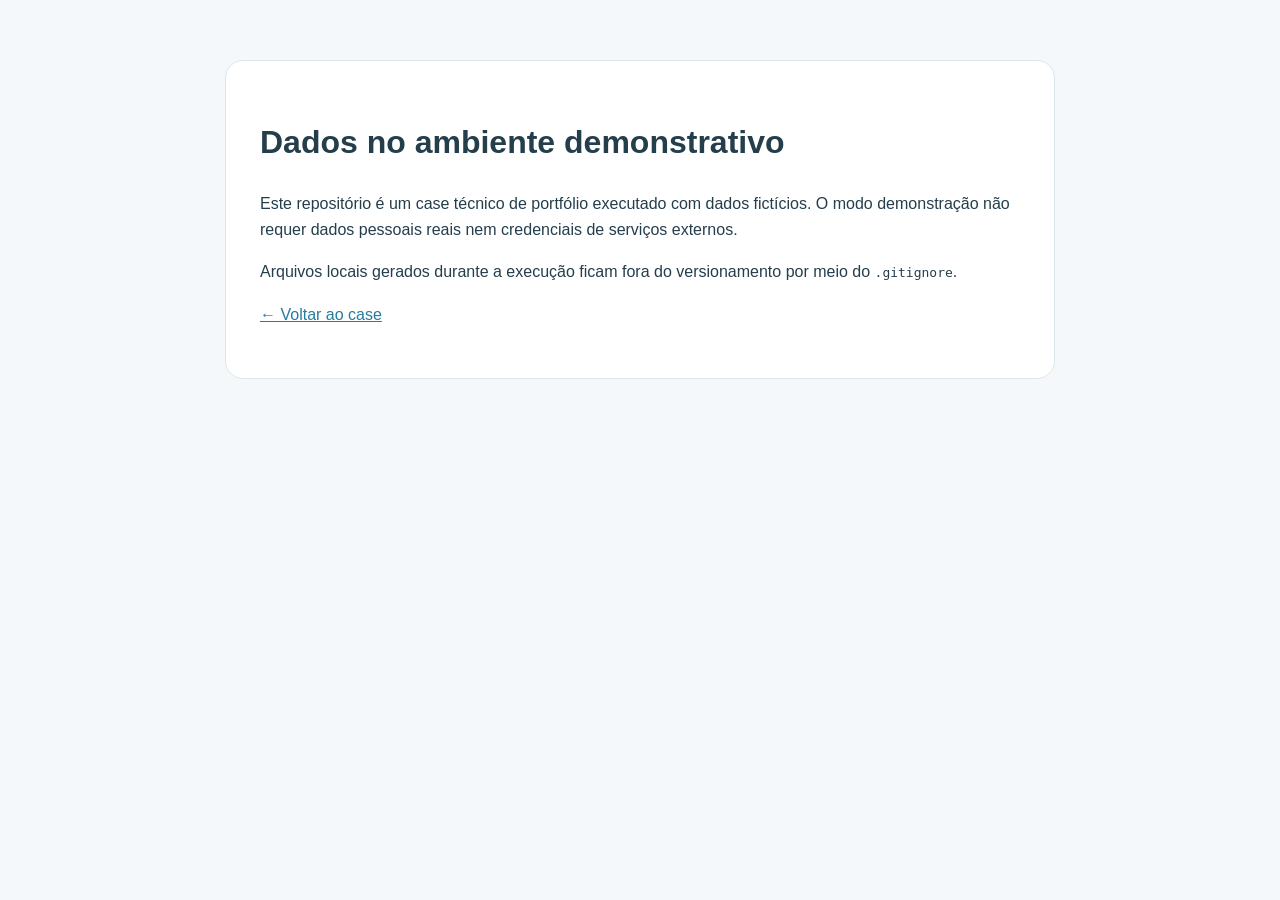
<file: app/templates/data_deletion.html>
<!doctype html><html lang="pt-BR"><head><meta charset="utf-8"><meta name="viewport" content="width=device-width,initial-scale=1"><title>Dados no ambiente demonstrativo</title><link rel="icon" type="image/png" sizes="64x64" href="/assets/drillyx-one-favicon.png"><style>body{font-family:Arial,sans-serif;background:#f5f8fb;color:#243e4c;margin:0}main{max-width:760px;margin:60px auto;background:#fff;border:1px solid #dce7eb;border-radius:18px;padding:34px;line-height:1.65}a{color:#267ca0}</style></head><body><main><h1>Dados no ambiente demonstrativo</h1><p>Este repositório é um case técnico de portfólio executado com dados fictícios. O modo demonstração não requer dados pessoais reais nem credenciais de serviços externos.</p><p>Arquivos locais gerados durante a execução ficam fora do versionamento por meio do <code>.gitignore</code>.</p><p><a href="/">← Voltar ao case</a></p></main></body></html>
</file>
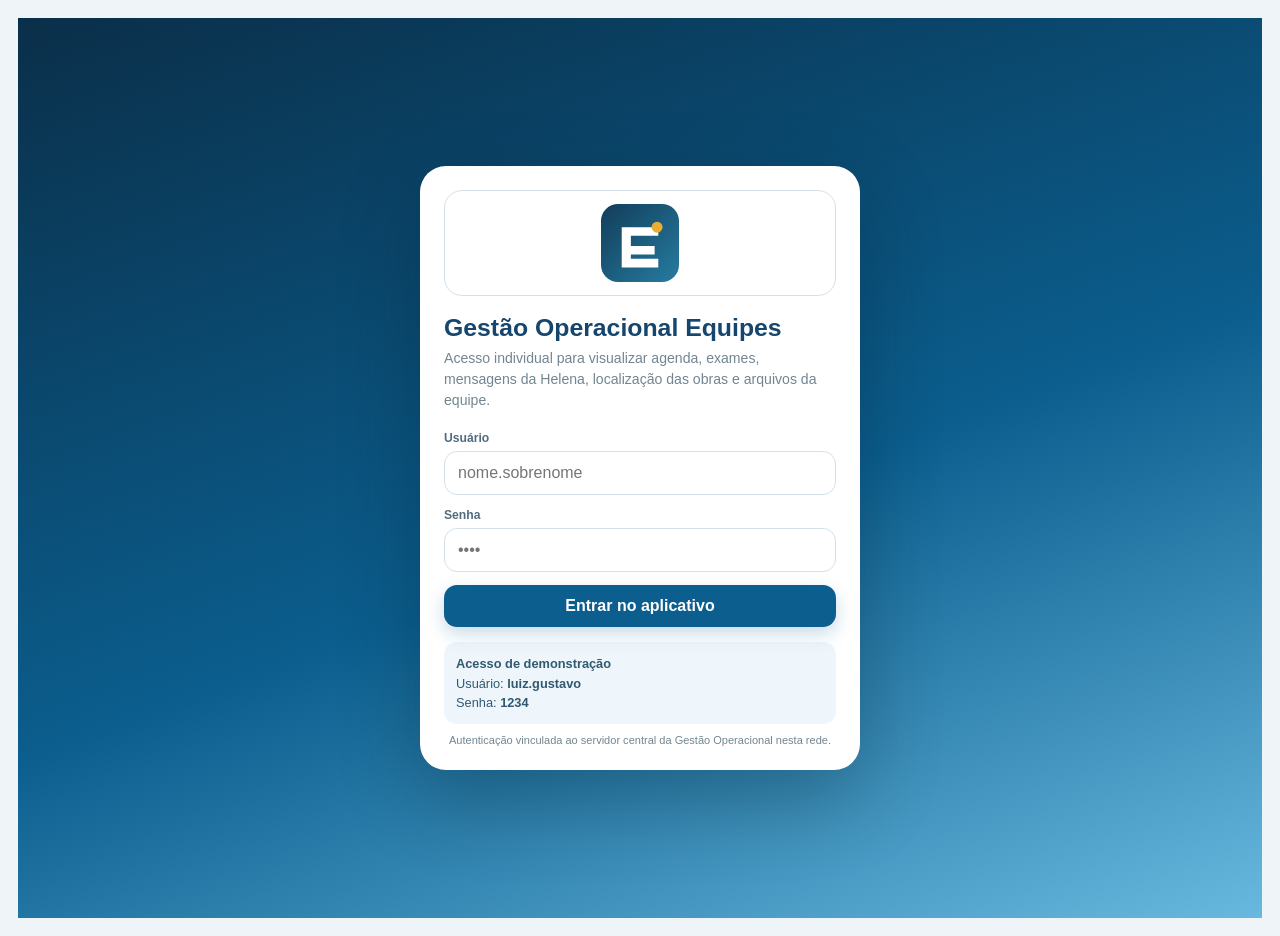
<file: app/templates/employee_app.html>
<!DOCTYPE html>
<html lang="pt-BR">
<head>
<meta charset="UTF-8">
<meta name="viewport" content="width=device-width,initial-scale=1,viewport-fit=cover">
<meta name="theme-color" content="#0b5e8e">
<title>Gestão Operacional Equipes</title>
<link rel="icon" type="image/png" sizes="64x64" href="/assets/drillyx-one-favicon.png">
<style>
:root{
  --primary:#0b5e8e;
  --primary-dark:#16466e;
  --primary-light:#3a9ed0;
  --bg:#eef4f8;
  --surface:#fff;
  --text:#213746;
  --muted:#728591;
  --border:#d4e1e9;
  --green:#258154;
  --green-soft:#e8f7ef;
  --amber:#a87610;
  --amber-soft:#fff4d7;
  --red:#ad3d3d;
  --red-soft:#fdeaea;
  --shadow:0 10px 30px rgba(22,70,110,.10);
}
*{box-sizing:border-box}
html,body{margin:0;min-height:100%;font-family:Inter,-apple-system,BlinkMacSystemFont,"Segoe UI",Arial,sans-serif;background:var(--bg);color:var(--text)}
button,input,textarea,select{font:inherit}
button{cursor:pointer}
.hidden{display:none!important}
.app-shell{min-height:100vh;max-width:620px;margin:0 auto;background:var(--bg);position:relative;padding-bottom:88px}
.login-page{min-height:100vh;display:grid;place-items:center;padding:22px;background:linear-gradient(160deg,#0a2f49,#0b5e8e 55%,#67b9df)}
.login-card{width:min(440px,100%);background:white;border-radius:26px;padding:24px;box-shadow:0 28px 80px rgba(4,30,47,.32)}
.logo-box{display:grid;place-items:center;min-height:96px;margin-bottom:18px;padding:13px;border:1px solid var(--border);border-radius:18px;background:white}
.logo-box img{max-width:100%;max-height:78px;object-fit:contain}
.login-card h1{margin:0 0 6px;color:var(--primary-dark);font-size:1.55rem}
.login-card p{margin:0 0 20px;color:var(--muted);font-size:.88rem;line-height:1.5}
.field{display:flex;flex-direction:column;gap:6px;margin-bottom:13px}
.field label{font-size:.76rem;font-weight:800;color:#526c7e}
.field input,.field textarea,.field select{width:100%;border:1px solid var(--border);border-radius:13px;padding:12px 13px;background:white}
.field input:focus,.field textarea:focus,.field select:focus{outline:none;border-color:var(--primary-light);box-shadow:0 0 0 4px rgba(58,158,208,.14)}
.btn{border:0;border-radius:13px;padding:12px 15px;font-weight:800}
.btn-primary{background:var(--primary);color:white;box-shadow:0 7px 18px rgba(11,94,142,.22)}
.btn-light{background:#edf4f8;color:var(--primary-dark)}
.btn-green{background:var(--green);color:white}
.btn-red{background:var(--red);color:white}
.btn-block{width:100%}
.demo-access{margin-top:15px;padding:12px;border-radius:13px;background:#eef6fb;color:#315970;font-size:.8rem;line-height:1.5}
.error{display:none;margin-bottom:12px;padding:10px 12px;border-radius:12px;background:var(--red-soft);color:var(--red);font-size:.8rem}
.error.show{display:block}
.app-header{position:sticky;top:0;z-index:30;padding:calc(14px + env(safe-area-inset-top)) 16px 14px;background:linear-gradient(135deg,var(--primary-dark),var(--primary));color:white;box-shadow:0 8px 24px rgba(10,50,76,.18)}
.header-row{display:flex;justify-content:space-between;align-items:center;gap:12px}
.header-user{display:flex;align-items:center;gap:10px;min-width:0}
.avatar{width:44px;height:44px;display:grid;place-items:center;border-radius:14px;background:rgba(255,255,255,.18);font-size:.78rem;font-weight:900}
.header-copy{min-width:0}
.header-copy small{display:block;color:rgba(255,255,255,.72);font-size:.68rem}
.header-copy strong{display:block;overflow:hidden;text-overflow:ellipsis;white-space:nowrap}
.icon-button{width:42px;height:42px;border:1px solid rgba(255,255,255,.2);border-radius:13px;background:rgba(255,255,255,.12);color:white;font-size:1.1rem}
.header-summary{display:flex;gap:8px;margin-top:13px;overflow:auto}
.summary-chip{flex:0 0 auto;padding:7px 10px;border-radius:999px;background:rgba(255,255,255,.13);font-size:.72rem}
.page{padding:16px}
.section-title{display:flex;justify-content:space-between;align-items:center;gap:8px;margin:7px 0 11px}
.section-title h2{margin:0;color:var(--primary-dark);font-size:1.05rem}
.section-title small{color:var(--muted)}
.card{margin-bottom:12px;padding:15px;border:1px solid var(--border);border-radius:18px;background:var(--surface);box-shadow:0 4px 16px rgba(22,70,110,.06)}
.hero-card{background:linear-gradient(145deg,#fff,#edf7fc);border-left:5px solid var(--primary-light)}
.hero-card h2{margin:0 0 5px;color:var(--primary-dark)}
.job-card{position:relative;overflow:hidden}
.job-card.today{border-left:5px solid var(--green)}
.job-card.tomorrow{border-left:5px solid var(--amber)}
.job-date{display:flex;align-items:center;justify-content:space-between;gap:8px;margin-bottom:8px}
.date-label{font-size:.72rem;font-weight:900;text-transform:uppercase;letter-spacing:.06em;color:var(--primary)}
.status{display:inline-flex;align-items:center;padding:5px 9px;border-radius:999px;font-size:.67rem;font-weight:900}
.status.green{background:var(--green-soft);color:var(--green)}
.status.amber{background:var(--amber-soft);color:var(--amber)}
.status.red{background:var(--red-soft);color:var(--red)}
.status.blue{background:#e7f3fa;color:var(--primary)}
.job-card h3{margin:0 0 6px;color:var(--primary-dark);font-size:1rem}
.meta{display:flex;flex-wrap:wrap;gap:7px;margin:9px 0;color:var(--muted);font-size:.75rem}
.meta span{padding:5px 8px;border-radius:8px;background:#f1f6f9}
.job-observation{margin-top:10px;padding:10px 11px;border-radius:12px;background:var(--amber-soft);color:#715511;font-size:.78rem;line-height:1.45}
.actions{display:flex;flex-wrap:wrap;gap:8px;margin-top:12px}
.actions .btn{flex:1;min-width:120px;padding:10px 12px;font-size:.75rem}
.week-strip{display:grid;grid-template-columns:repeat(7,1fr);gap:6px;margin-bottom:14px}
.day-pill{padding:8px 3px;border:1px solid var(--border);border-radius:13px;background:white;text-align:center}
.day-pill strong{display:block;color:var(--primary-dark);font-size:.72rem}
.day-pill span{display:block;margin-top:4px;color:var(--muted);font-size:.67rem}
.day-pill.has-job{border-color:var(--primary-light);background:#eaf6fc}
.day-pill.today{background:var(--primary);border-color:var(--primary);color:white}
.day-pill.today strong,.day-pill.today span{color:white}
.notification-card{border-left:5px solid var(--amber)}
.notification-card.urgent{border-left-color:var(--red)}
.exam-card{border-left:5px solid var(--primary-light)}
.exam-datetime{display:flex;align-items:center;gap:12px;margin-top:10px;padding:10px;border-radius:13px;background:#eef6fb}
.exam-date-box{width:52px;text-align:center}
.exam-date-box strong{display:block;color:var(--primary);font-size:1.2rem}
.exam-date-box small{color:var(--muted)}
.chat-list{display:flex;flex-direction:column;gap:9px;max-height:48vh;overflow:auto;padding:3px}
.chat-message{max-width:86%;padding:10px 12px;border-radius:15px;background:#eaf1f5;line-height:1.45;font-size:.8rem}
.chat-message.helena{align-self:flex-start;background:#e6f2fa;color:#174b6e}
.chat-message.me{align-self:flex-end;background:var(--green-soft);color:#245b40}
.chat-message small{display:block;margin-top:5px;opacity:.6;font-size:.65rem}
.chat-compose{display:grid;grid-template-columns:1fr auto;gap:8px;margin-top:12px}
.chat-compose textarea{min-height:48px;max-height:110px;resize:vertical;border:1px solid var(--border);border-radius:13px;padding:11px}
.file-row{display:flex;justify-content:space-between;align-items:center;gap:8px;padding:10px 0;border-bottom:1px solid #e7eef2}
.file-row:last-child{border-bottom:0}
.file-name{min-width:0}
.file-name strong{display:block;overflow:hidden;text-overflow:ellipsis;white-space:nowrap;font-size:.78rem}
.file-name small{color:var(--muted);font-size:.67rem}
.upload-zone{padding:14px;border:2px dashed #b7cfdd;border-radius:15px;background:#f7fbfd;text-align:center}
.upload-zone input{width:100%;margin-top:10px}
.history-item{display:grid;grid-template-columns:48px 1fr;gap:10px;padding:11px 0;border-bottom:1px solid #e6edf1}
.history-item:last-child{border-bottom:0}
.history-date{padding:7px 4px;border-radius:11px;background:#eef5f9;text-align:center;color:var(--primary-dark);font-size:.68rem}
.profile-grid{display:grid;grid-template-columns:repeat(2,1fr);gap:10px}
.profile-item{padding:12px;border-radius:14px;background:#f4f8fa}
.profile-item small{display:block;color:var(--muted);font-size:.67rem}
.profile-item strong{display:block;margin-top:3px;color:var(--primary-dark);font-size:.78rem}
.bottom-nav{position:fixed;left:50%;bottom:0;z-index:40;width:min(620px,100%);transform:translateX(-50%);display:grid;grid-template-columns:repeat(5,1fr);padding:8px 8px calc(8px + env(safe-area-inset-bottom));border-top:1px solid var(--border);background:rgba(255,255,255,.96);backdrop-filter:blur(14px);box-shadow:0 -8px 25px rgba(18,53,75,.09)}
.bottom-nav button{border:0;border-radius:11px;padding:7px 2px;background:transparent;color:#788a95;font-size:.62rem;font-weight:800}
.bottom-nav button span{display:block;margin-bottom:3px;font-size:1rem}
.bottom-nav button.active{background:#e7f3fa;color:var(--primary)}
.modal{position:fixed;inset:0;z-index:100;display:grid;place-items:end center;padding:0;background:rgba(8,32,48,.58);backdrop-filter:blur(4px)}
.portal-file-drop{margin-top:10px;padding:16px;border:2px dashed #a9c6d7;border-radius:14px;background:#f7fbfd;text-align:center}.portal-file-drop.dragging{border-color:var(--primary);background:#eaf6fb}.portal-file-drop input{position:absolute;width:1px;height:1px;opacity:0}.portal-file-drop small{display:block;margin-top:7px;color:var(--muted);word-break:break-word}
.modal.hidden{display:none}
.modal-sheet{width:min(620px,100%);max-height:92vh;overflow:auto;padding:20px 17px calc(25px + env(safe-area-inset-bottom));border-radius:24px 24px 0 0;background:white;box-shadow:0 -20px 60px rgba(5,28,43,.28)}
.modal-handle{width:44px;height:5px;margin:0 auto 15px;border-radius:999px;background:#d3dde3}
.modal-title-row{display:flex;justify-content:space-between;align-items:center;gap:10px;margin-bottom:14px}
.modal-title-row h2{margin:0;color:var(--primary-dark);font-size:1.15rem}
.close-modal{width:38px;height:38px;border:0;border-radius:50%;background:#edf3f6;color:var(--primary-dark);font-size:1.25rem}
.map-placeholder{padding:18px;border-radius:16px;background:linear-gradient(135deg,#d8ecf6,#f4f9fc);text-align:center}
.map-placeholder .map-icon{font-size:2rem}
.map-placeholder p{margin:7px 0;color:#496779;font-size:.78rem}
.toast{position:fixed;left:50%;bottom:94px;z-index:150;max-width:90%;transform:translate(-50%,20px);padding:11px 15px;border-radius:13px;background:#123d59;color:white;opacity:0;pointer-events:none;transition:.2s;font-size:.78rem;box-shadow:var(--shadow)}
.toast.show{opacity:1;transform:translate(-50%,0)}
.sync-note{margin-top:10px;color:var(--muted);font-size:.69rem;text-align:center}
@media(min-width:621px){
  body{padding:18px}
  .app-shell{min-height:calc(100vh - 36px);border-radius:26px;overflow:hidden;box-shadow:0 22px 70px rgba(19,55,78,.18)}
  .bottom-nav{bottom:18px;border-radius:0 0 26px 26px}
  .modal{place-items:center}
  .modal-sheet{border-radius:24px;max-height:88vh}
}
</style>
</head>
<body>

<section id="loginPage" class="login-page">
  <div class="login-card">
    <div class="logo-box">
      <img src="/assets/app-mark.svg" alt="Gestão Operacional Demo">
    </div>
    <h1>Gestão Operacional Equipes</h1>
    <p>
      Acesso individual para visualizar agenda, exames, mensagens da Helena,
      localização das obras e arquivos da equipe.
    </p>

    <div id="loginError" class="error"></div>

    <form id="loginForm">
      <div class="field">
        <label>Usuário</label>
        <input name="username" autocomplete="username" placeholder="nome.sobrenome" required>
      </div>
      <div class="field">
        <label>Senha</label>
        <input name="password" type="password" autocomplete="current-password" placeholder="••••" required>
      </div>
      <button class="btn btn-primary btn-block" type="submit">Entrar no aplicativo</button>
    </form>

    <div class="demo-access">
      <strong>Acesso de demonstração</strong><br>
      Usuário: <b>luiz.gustavo</b><br>
      Senha: <b>1234</b>
    </div>
    <div class="sync-note">
      Autenticação vinculada ao servidor central da Gestão Operacional nesta rede.
    </div>
  </div>
</section>

<section id="employeeApp" class="app-shell hidden">
  <header class="app-header">
    <div class="header-row">
      <div class="header-user">
        <div class="avatar" id="headerAvatar">LG</div>
        <div class="header-copy">
          <small id="headerGreeting">Bom dia</small>
          <strong id="headerName">Funcionário</strong>
        </div>
      </div>
      <button class="icon-button" onclick="openNotifications()" aria-label="Notificações">
        🔔
      </button>
    </div>
    <div class="header-summary">
      <div class="summary-chip" id="headerToday">0 obras hoje</div>
      <div class="summary-chip" id="headerWeek">0 na semana</div>
      <div class="summary-chip" id="headerUnread">0 mensagens</div>
    </div>
  </header>

  <main id="appContent" class="page"></main>

  <nav class="bottom-nav">
    <button data-page="home" class="active"><span>⌂</span>Hoje</button>
    <button data-page="week"><span>▦</span>Agenda</button>
    <button data-page="messages"><span>💬</span>Mensagens</button>
    <button data-page="files"><span>⇧</span>Arquivos</button>
    <button data-page="profile"><span>👤</span>Perfil</button>
  </nav>
</section>

<div id="modal" class="modal hidden" onclick="handleModalBackdrop(event)">
  <div class="modal-sheet">
    <div class="modal-handle"></div>
    <div class="modal-title-row">
      <h2 id="modalTitle">Detalhes</h2>
      <button class="close-modal" onclick="closeModal()">×</button>
    </div>
    <div id="modalContent"></div>
  </div>
</div>

<div id="toast" class="toast"></div>

<script>
const STORAGE_KEY="portfolio_employee_server_cache";
const SESSION_KEY="portfolio_employee_server_token";
const MAX_FILE_SIZE={{ employee_file_max_bytes|default(5242880) }};
let sessionToken=localStorage.getItem(SESSION_KEY)||"";

async function portalApi(path,options={}){
  const headers={"Content-Type":"application/json",...(options.headers||{})};
  if(sessionToken) headers.Authorization=`Bearer ${sessionToken}`;
  const response=await fetch(path,{...options,headers});
  let payload={};
  try{payload=await response.json()}catch(error){}
  if(!response.ok){
    if(response.status===401 && path!=="/api/employee-portal/login"){
      sessionToken="";
      localStorage.removeItem(SESSION_KEY);
    }
    throw new Error(payload.detail||"Não foi possível conectar ao servidor.");
  }
  return payload;
}
function applyServerView(payload){
  if(payload?.data) data=payload.data;
  if(!Array.isArray(data.employeeAppFiles)) data.employeeAppFiles=[];
  if(!Array.isArray(data.projectClients)) data.projectClients=[];
  if(!Array.isArray(data.exams)) data.exams=[];
  if(!Array.isArray(data.workScheduleEntries)) data.workScheduleEntries=[];
  if(!Array.isArray(data.workTeams)) data.workTeams=[];
  if(payload?.employee) currentEmployee=payload.employee;
  saveData();
}

function plusDays(days){
  const date=new Date();
  date.setHours(12,0,0,0);
  date.setDate(date.getDate()+days);
  return date.toISOString().slice(0,10);
}
function mondayOf(dateString){
  const date=new Date(`${dateString}T12:00:00`);
  const day=(date.getDay()+6)%7;
  date.setDate(date.getDate()-day);
  return date.toISOString().slice(0,10);
}
function addDays(dateString,days){
  const date=new Date(`${dateString}T12:00:00`);
  date.setDate(date.getDate()+days);
  return date.toISOString().slice(0,10);
}
function formatDate(value){
  if(!value) return "—";
  const [year,month,day]=value.split("-");
  return `${day}/${month}/${year}`;
}
function formatShortDate(value){
  const date=new Date(`${value}T12:00:00`);
  return date.toLocaleDateString("pt-BR",{weekday:"short",day:"2-digit",month:"2-digit"});
}
function escapeHtml(value){
  return String(value??"")
    .replaceAll("&","&amp;")
    .replaceAll("<","&lt;")
    .replaceAll(">","&gt;")
    .replaceAll('"',"&quot;")
    .replaceAll("'","&#039;");
}
function normalize(value){
  return String(value||"")
    .normalize("NFD")
    .replace(/[\u0300-\u036f]/g,"")
    .toUpperCase()
    .replace(/[^A-Z0-9]+/g," ")
    .trim();
}
function nextId(list){
  return list.length?Math.max(...list.map(item=>Number(item.id)||0))+1:1;
}
function greeting(){
  const hour=new Date().getHours();
  if(hour<12) return "Bom dia";
  if(hour<18) return "Boa tarde";
  return "Boa noite";
}
function initials(name){
  return String(name||"")
    .split(/\s+/)
    .filter(Boolean)
    .slice(0,2)
    .map(part=>part[0])
    .join("")
    .toUpperCase()||"EQ";
}
function usernameForEmployee(employee){
  if(employee.appLogin) return employee.appLogin;
  const parts=String(employee.name||"").trim().split(/\s+/);
  return normalize(parts.slice(0,2).join("."))
    .toLowerCase()
    .replace(/\s+/g,".");
}
function passwordForEmployee(employee){
  return String(employee.appPassword||"1234");
}
function fallbackData(){return {"employees": [{"id": 1, "name": "Pessoa Demo Alfa", "registration": "DEMO-001", "code": "DEMO-001", "cpf": "", "email": "pessoa1@example.invalid", "phone": "", "role": "Topógrafo", "sector": "Operações", "status": "Ativo", "admission": "2026-05-11", "currentSalary": 3200, "birth": "1995-01-01", "appLogin": "pessoa.demo1", "appPassword": "DemoPortal123", "notes": "Registro inteiramente fictício"}, {"id": 2, "name": "Pessoa Demo Beta", "registration": "DEMO-002", "code": "DEMO-002", "cpf": "", "email": "pessoa2@example.invalid", "phone": "", "role": "Auxiliar de campo", "sector": "Operações", "status": "Ativo", "admission": "2026-05-11", "currentSalary": 3400, "birth": "1995-01-01", "appLogin": "pessoa.demo2", "appPassword": "DemoPortal123", "notes": "Registro inteiramente fictício"}, {"id": 3, "name": "Pessoa Demo Gama", "registration": "DEMO-003", "code": "DEMO-003", "cpf": "", "email": "pessoa3@example.invalid", "phone": "", "role": "Auxiliar de campo", "sector": "Operações", "status": "Ativo", "admission": "2026-05-11", "currentSalary": 3600, "birth": "1995-01-01", "appLogin": "pessoa.demo3", "appPassword": "DemoPortal123", "notes": "Registro inteiramente fictício"}], "clinics": [{"id": 1, "name": "Clínica Demo", "email": "clinica@example.invalid", "city": "Cidade Demo", "phone": ""}], "exams": [{"id": 1, "employeeId": 1, "clinicId": 1, "type": "Periódico", "date": "2026-11-14", "due": "2026-11-27", "scheduled": "2026-11-14", "aso": "Pendente", "status": "Agendado", "notes": "Exame fictício"}], "vacations": [{"id": 1, "employeeId": 3, "start": "2026-11-27", "end": "2026-12-11", "days": 15, "status": "Programada"}], "leaves": [], "vehicles": [{"id": 1, "plate": "ABC1D23", "brand": "Fiat", "model": "Strada", "year": 2024, "odometer": 50120, "status": "Em uso", "holderEmployeeId": 1, "nextMaintenanceDate": "2026-11-27", "notes": "Veículo fictício"}, {"id": 2, "plate": "DEF4G56", "brand": "Volkswagen", "model": "Saveiro", "year": 2024, "odometer": 73420, "status": "Disponível", "holderEmployeeId": "", "nextMaintenanceDate": "2026-12-17", "notes": "Veículo fictício"}], "maintenances": [], "maintenanceHistory": [], "maintenanceDrafts": [], "fines": [], "companies": [{"id": 1, "name": "Construtora Horizonte Demo", "legalName": "Construtora Horizonte Demo", "tradeName": "Horizonte Demo", "notes": "Empresa fictícia"}], "works": [{"id": 1, "companyId": 1, "name": "Parque Horizonte — Obra Demo", "location": "Local demonstrativo", "dailyRate": 1200, "halfDailyRate": 650, "notes": "Obra fictícia"}], "workTeams": [{"id": 1, "name": "Equipe Alfa", "employeeIds": [1, 2], "active": true}, {"id": 2, "name": "Equipe Beta", "employeeIds": [3], "active": true}], "workScheduleEntries": [{"id": 10, "date": "2026-11-05", "teamId": 1, "type": "Obra", "companyId": 1, "workId": 1, "dailyType": "Inteira", "value": 1200, "status": "Confirmado", "observation": "Agendamento fictício", "billingEntityId": "", "projectClientId": ""}, {"id": 11, "date": "2026-11-06", "teamId": 2, "type": "Obra", "companyId": 1, "workId": 1, "dailyType": "Inteira", "value": 1200, "status": "Confirmado", "observation": "Agendamento fictício", "billingEntityId": "", "projectClientId": ""}, {"id": 12, "date": "2026-11-07", "teamId": 1, "type": "Obra", "companyId": 1, "workId": 1, "dailyType": "Inteira", "value": 1200, "status": "Confirmado", "observation": "Agendamento fictício", "billingEntityId": "", "projectClientId": ""}, {"id": 13, "date": "2026-11-08", "teamId": 2, "type": "Obra", "companyId": 1, "workId": 1, "dailyType": "Inteira", "value": 1200, "status": "Planejado", "observation": "Agendamento fictício", "billingEntityId": "", "projectClientId": ""}, {"id": 14, "date": "2026-11-10", "teamId": 1, "type": "Obra", "companyId": 1, "workId": 1, "dailyType": "Inteira", "value": 1200, "status": "Planejado", "observation": "Agendamento fictício", "billingEntityId": "", "projectClientId": ""}], "billingEntities": [], "invoices": [{"id": 1, "companyId": 1, "workId": 1, "number": "DEMO-001", "invoiceNumber": "DEMO-001", "scheduleEntryIds": [10, 11, 12], "total": 3600, "month": "2026-11", "description": "Serviços demonstrativos", "amount": 3600, "value": 3600, "dueDate": "2026-11-17", "issueDate": "2026-11-05", "status": "Pendente", "notes": "Sem cobrança real"}], "projectClients": [], "projectScheduleRequests": [], "alineWorks": [], "alineProcesses": [], "employeeAppFiles": [], "events": [{"id": 1, "title": "Reunião de planejamento Demo", "date": "2026-11-10", "category": "Reunião"}], "fleetVehicles": [], "fleetGeofences": [], "fleetTrips": [], "fleetStops": [], "fleetDrivingEvents": [], "fleetFuel": [], "fleetExpenses": [], "fleetDocuments": [], "fleetDebts": [], "fleetHiddenVehicles": [], "employeeImportVersion": "portfolio-v1", "settings": {"title": "Dashboard", "subtitle": "Demonstração • todos os dados são fictícios", "primary": "#0b5e8e", "primaryLight": "#3a9ed0", "primaryDark": "#244f7d", "background": "#f5f8fb"}};}
function loadData(){
  try{
    const saved=localStorage.getItem(STORAGE_KEY);
    if(saved){
      const parsed=JSON.parse(saved);
      if(parsed && Array.isArray(parsed.employees)) return parsed;
    }
  }catch(error){}
  return fallbackData();
}
let data=loadData();
if(!Array.isArray(data.employeeAppFiles)) data.employeeAppFiles=[];
if(!Array.isArray(data.projectClients)) data.projectClients=[];
if(!Array.isArray(data.exams)) data.exams=[];
if(!Array.isArray(data.workScheduleEntries)) data.workScheduleEntries=[];
if(!Array.isArray(data.workTeams)) data.workTeams=[];
let currentEmployee=null;
let currentPage="home";
let selectedEntryId=null;

function saveData(){
  try{
    localStorage.setItem(STORAGE_KEY,JSON.stringify(data));
  }catch(error){
    showToast("Não foi possível atualizar a cópia temporária neste aparelho.");
  }
}
function teamById(id){
  return data.workTeams.find(team=>Number(team.id)===Number(id));
}
function companyName(id){
  const company=(data.companies||[]).find(item=>Number(item.id)===Number(id));
  return company?.name||company?.tradeName||company?.legalName||"";
}
function workById(id){
  return (data.works||[]).find(work=>Number(work.id)===Number(id));
}
function clinicName(id){
  return (data.clinics||[]).find(clinic=>Number(clinic.id)===Number(id))?.name||"Clínica não informada";
}
function inferredEmployeeTeams(employee){
  const employeeKey=normalize(employee.name);
  const nameParts=employeeKey.split(" ");
  return data.workTeams.filter(team=>{
    if(Array.isArray(team.employeeIds) && team.employeeIds.map(Number).includes(Number(employee.id))){
      return true;
    }
    const teamKey=normalize(team.name);
    if(!teamKey) return false;
    if(employeeKey.startsWith(teamKey) || teamKey.startsWith(nameParts.slice(0,2).join(" "))){
      return true;
    }
    if(teamKey==="GU" && employeeKey.startsWith("GUSTAVO")) return true;
    return false;
  });
}
function employeeTeamIds(){
  return inferredEmployeeTeams(currentEmployee).map(team=>Number(team.id));
}
function employeeEntries(){
  const teamIds=new Set(employeeTeamIds());
  return data.workScheduleEntries
    .filter(entry=>
      teamIds.has(Number(entry.teamId)) &&
      entry.status!=="Cancelado"
    )
    .sort((a,b)=>String(a.date).localeCompare(String(b.date)));
}
function entryTitle(entry){
  if(entry.type==="Levantamento"){
    return entry.location||entry.client||"Levantamento";
  }
  return workById(entry.workId)?.name||"Obra";
}
function entryLocation(entry){
  if(entry.type==="Levantamento") return entry.location||"Local não informado";
  const client=projectClientForEntry(entry);
  return client?.landLocation||
    workById(entry.workId)?.location||
    entry.location||
    "Localização ainda não informada";
}
function projectClientForEntry(entry){
  if(entry.projectClientId){
    return data.projectClients.find(client=>Number(client.id)===Number(entry.projectClientId));
  }
  return data.projectClients.find(client=>
    Number(client.officialScheduleEntryId)===Number(entry.id)
  );
}
function entryTime(entry){
  return projectClientForEntry(entry)?.scheduledTime||entry.time||"Horário não informado";
}
function entryMapUrl(entry){
  const client=projectClientForEntry(entry);
  if(client?.locationMapUrl) return client.locationMapUrl;
  if(entry.locationMapUrl) return entry.locationMapUrl;
  const location=entryLocation(entry);
  if(location && location!=="Localização ainda não informada"){
    return `https://www.google.com/maps/search/?api=1&query=${encodeURIComponent(location)}`;
  }
  return "";
}
function entryObservations(entry){
  const client=projectClientForEntry(entry);
  return[
    entry.observation,
    client?.notes,
    client?.serviceIntent,
    client?.directorNote
  ].filter(Boolean);
}
function chatMessages(entry){
  const client=projectClientForEntry(entry);
  return Array.isArray(client?.teamMessages)?client.teamMessages:[];
}
function employeeExams(){
  return data.exams
    .filter(exam=>Number(exam.employeeId)===Number(currentEmployee.id))
    .sort((a,b)=>String(a.scheduled||a.due||"9999").localeCompare(String(b.scheduled||b.due||"9999")));
}
function appointmentStatus(exam){
  if(exam.completed) return "Realizado";
  if(exam.scheduled) return "Agendado";
  return "Não agendado";
}
function unreadMessages(){
  let total=0;
  employeeEntries().forEach(entry=>{
    chatMessages(entry).forEach(message=>{
      if(
        message.senderRole==="Helena" &&
        !Array.isArray(message.readBy)
      ){
        message.readBy=[];
      }
      if(
        message.senderRole==="Helena" &&
        !message.readBy.map(Number).includes(Number(currentEmployee.id))
      ){
        total++;
      }
    });
  });
  return total;
}
function updateHeader(){
  const entries=employeeEntries();
  const today=plusDays(0);
  const weekStart=mondayOf(today);
  const weekEnd=addDays(weekStart,6);
  const todayEntries=entries.filter(entry=>entry.date===today);
  const weekEntries=entries.filter(entry=>entry.date>=weekStart&&entry.date<=weekEnd);

  document.getElementById("headerAvatar").textContent=initials(currentEmployee.name);
  document.getElementById("headerGreeting").textContent=greeting();
  document.getElementById("headerName").textContent=currentEmployee.name;
  document.getElementById("headerToday").textContent=`${todayEntries.length} serviço(s) hoje`;
  document.getElementById("headerWeek").textContent=`${weekEntries.length} na semana`;
  document.getElementById("headerUnread").textContent=`${unreadMessages()} mensagem(ns)`;
}
function showToast(message){
  const toast=document.getElementById("toast");
  toast.textContent=message;
  toast.classList.add("show");
  clearTimeout(window.__toastTimer);
  window.__toastTimer=setTimeout(()=>toast.classList.remove("show"),2600);
}
function openModal(title,content){
  document.getElementById("modalTitle").textContent=title;
  document.getElementById("modalContent").innerHTML=content;
  document.getElementById("modal").classList.remove("hidden");
  document.body.style.overflow="hidden";
}
function closeModal(){
  document.getElementById("modal").classList.add("hidden");
  document.body.style.overflow="";
}
function handleModalBackdrop(event){
  if(event.target.id==="modal") closeModal();
}
function statusClass(value){
  if(["Confirmado","Agendado","Realizado","Concluído"].includes(value)) return"green";
  if(["Planejado","Atenção","Não agendado"].includes(value)) return"amber";
  if(["Vencido","Cancelado"].includes(value)) return"red";
  return"blue";
}
function renderStatus(value){
  return`<span class="status ${statusClass(value)}">${escapeHtml(value)}</span>`;
}
function serviceCard(entry,relative=""){
  const observations=entryObservations(entry);
  return`
    <article class="card job-card ${relative}">
      <div class="job-date">
        <span class="date-label">${formatShortDate(entry.date)}</span>
        ${renderStatus(entry.status||"Planejado")}
      </div>
      <h3>${escapeHtml(entryTitle(entry))}</h3>
      <div class="meta">
        <span>${escapeHtml(entry.type||"Serviço")}</span>
        <span>🕒 ${escapeHtml(entryTime(entry))}</span>
        <span>👥 ${escapeHtml(teamById(entry.teamId)?.name||"Equipe")}</span>
      </div>
      <div class="meta">
        <span>📍 ${escapeHtml(entryLocation(entry))}</span>
      </div>
      ${observations.length?`
        <div class="job-observation">
          <strong>Observações importantes</strong><br>
          ${escapeHtml(observations[0])}
        </div>
      `:""}
      <div class="actions">
        <button class="btn btn-primary" onclick="openJob(${entry.id})">Abrir serviço</button>
        ${entryMapUrl(entry)?`
          <button class="btn btn-light" onclick="openMap(${entry.id})">Ver mapa</button>
        `:""}
      </div>
    </article>
  `;
}
function renderHome(){
  const today=plusDays(0);
  const tomorrow=plusDays(1);
  const entries=employeeEntries();
  const todayEntries=entries.filter(entry=>entry.date===today);
  const tomorrowEntries=entries.filter(entry=>entry.date===tomorrow);
  const upcomingExam=employeeExams().find(exam=>
    exam.scheduled && exam.scheduled>=today
  );
  const unread=unreadMessages();

  document.getElementById("appContent").innerHTML=`
    <section class="card hero-card">
      <h2>${greeting()}, ${escapeHtml(currentEmployee.name.split(" ")[0])}!</h2>
      <p style="margin:0;color:var(--muted);font-size:.82rem;line-height:1.45">
        Aqui estão os serviços, exames e avisos que precisam da sua atenção.
      </p>
    </section>

    ${unread?`
      <section class="card notification-card">
        <strong>💬 ${unread} mensagem(ns) nova(s) da Helena</strong>
        <p style="margin:5px 0 0;color:var(--muted);font-size:.78rem">
          Abra o serviço para ler as observações e responder.
        </p>
        <div class="actions">
          <button class="btn btn-light" onclick="navigate('messages')">Ver mensagens</button>
        </div>
      </section>
    `:""}

    ${upcomingExam?`
      <section class="card exam-card">
        <div class="section-title">
          <h2>Próximo exame</h2>
          ${renderStatus(appointmentStatus(upcomingExam))}
        </div>
        <strong>${escapeHtml(upcomingExam.type)}</strong>
        <div class="exam-datetime">
          <div class="exam-date-box">
            <strong>${formatDate(upcomingExam.scheduled).slice(0,2)}</strong>
            <small>${formatDate(upcomingExam.scheduled).slice(3,5)}</small>
          </div>
          <div>
            <strong>${formatDate(upcomingExam.scheduled)} às ${escapeHtml(upcomingExam.scheduledTime||"horário não informado")}</strong><br>
            <small style="color:var(--muted)">${escapeHtml(clinicName(upcomingExam.clinicId))}</small>
          </div>
        </div>
      </section>
    `:""}

    <div class="section-title">
      <h2>Serviços de hoje</h2>
      <small>${todayEntries.length} serviço(s)</small>
    </div>
    ${todayEntries.length
      ?todayEntries.map(entry=>serviceCard(entry,"today")).join("")
      :`<div class="card"><strong>Nenhum serviço para hoje.</strong><p style="color:var(--muted);font-size:.78rem">A agenda será atualizada quando o diretor confirmar novas demandas.</p></div>`
    }

    <div class="section-title">
      <h2>Amanhã</h2>
      <small>${tomorrowEntries.length} serviço(s)</small>
    </div>
    ${tomorrowEntries.length
      ?tomorrowEntries.map(entry=>serviceCard(entry,"tomorrow")).join("")
      :`<div class="card"><span style="color:var(--muted)">Nenhum serviço agendado para amanhã.</span></div>`
    }
  `;
}
function renderWeek(){
  const today=plusDays(0);
  const start=mondayOf(today);
  const end=addDays(start,6);
  const entries=employeeEntries().filter(entry=>entry.date>=start&&entry.date<=end);

  document.getElementById("appContent").innerHTML=`
    <div class="section-title">
      <h2>Minha agenda semanal</h2>
      <small>${formatDate(start)} a ${formatDate(end)}</small>
    </div>
    <div class="week-strip">
      ${Array.from({length:7},(_,index)=>{
        const date=addDays(start,index);
        const dayEntries=entries.filter(entry=>entry.date===date);
        return`
          <div class="day-pill ${dayEntries.length?"has-job":""} ${date===today?"today":""}">
            <strong>${new Date(`${date}T12:00:00`).toLocaleDateString("pt-BR",{weekday:"short"}).replace(".","")}</strong>
            <span>${date.slice(8,10)}</span>
            ${dayEntries.length?`<span>${dayEntries.length} item</span>`:""}
          </div>
        `;
      }).join("")}
    </div>
    ${entries.length
      ?entries.map(entry=>serviceCard(entry,entry.date===today?"today":"")).join("")
      :`<div class="card">Nenhuma demanda nesta semana.</div>`
    }

    <div class="section-title">
      <h2>Histórico recente</h2>
    </div>
    <div class="card">
      ${employeeEntries().filter(entry=>entry.date<today).slice(-8).reverse().map(entry=>`
        <div class="history-item" onclick="openJob(${entry.id})">
          <div class="history-date">${formatDate(entry.date).slice(0,5)}</div>
          <div>
            <strong>${escapeHtml(entryTitle(entry))}</strong>
            <div style="color:var(--muted);font-size:.72rem;margin-top:3px">
              ${escapeHtml(entryLocation(entry))}
            </div>
          </div>
        </div>
      `).join("")||`<span style="color:var(--muted)">Nenhum histórico disponível.</span>`}
    </div>
  `;
}
function renderMessages(){
  const entries=employeeEntries()
    .filter(entry=>chatMessages(entry).length)
    .sort((a,b)=>String(b.date).localeCompare(String(a.date)));

  document.getElementById("appContent").innerHTML=`
    <div class="section-title">
      <h2>Mensagens e observações</h2>
      <small>${unreadMessages()} não lida(s)</small>
    </div>
    ${entries.length?entries.map(entry=>{
      const messages=chatMessages(entry);
      const latest=messages[messages.length-1];
      const unread=messages.filter(message=>
        message.senderRole==="Helena" &&
        !(message.readBy||[]).map(Number).includes(Number(currentEmployee.id))
      ).length;
      return`
        <div class="card" onclick="openJob(${entry.id},'chat')">
          <div style="display:flex;justify-content:space-between;gap:10px">
            <div>
              <strong>${escapeHtml(entryTitle(entry))}</strong>
              <div style="color:var(--muted);font-size:.72rem;margin-top:4px">
                ${latest?escapeHtml(latest.text).slice(0,110):"Sem mensagem"}
              </div>
            </div>
            ${unread?`<span class="status amber">${unread} nova(s)</span>`:""}
          </div>
        </div>
      `;
    }).join(""):`<div class="card">Nenhuma conversa vinculada às suas obras.</div>`}
  `;
}
function bindPortalFileDrop(inputId){
  const input=document.getElementById(inputId),zone=input?.closest("[data-portal-file-drop]"),label=zone?.querySelector("[data-file-list]");if(!input||!zone)return;
  const update=()=>{const files=Array.from(input.files||[]);if(label)label.textContent=files.length?`${files.length} arquivo(s): ${files.map(file=>file.name).join(", ")}`:"Nenhum arquivo selecionado. Você também pode arrastar e soltar aqui."};
  ["dragenter","dragover"].forEach(type=>zone.addEventListener(type,event=>{event.preventDefault();zone.classList.add("dragging")}));
  ["dragleave","drop"].forEach(type=>zone.addEventListener(type,event=>{event.preventDefault();zone.classList.remove("dragging")}));
  zone.addEventListener("drop",event=>{const transfer=new DataTransfer(),seen=new Set();Array.from(event.dataTransfer?.files||[]).forEach(file=>{const key=`${file.name}:${file.size}:${file.lastModified}`;if(!seen.has(key)){seen.add(key);transfer.items.add(file)}});input.files=transfer.files;update()});
  input.addEventListener("change",update);update();
}
function renderFiles(){
  const entries=employeeEntries();
  const entryIds=new Set(entries.map(entry=>Number(entry.id)));
  const files=data.employeeAppFiles
    .filter(file=>entryIds.has(Number(file.scheduleEntryId)))
    .sort((a,b)=>String(b.createdAt).localeCompare(String(a.createdAt)));

  document.getElementById("appContent").innerHTML=`
    <div class="section-title">
      <h2>Arquivos das obras</h2>
      <small>${files.length} arquivo(s)</small>
    </div>

    <div class="card upload-zone">
      <strong>Enviar arquivo</strong>
      <p style="margin:5px 0;color:var(--muted);font-size:.75rem">
        Selecione a obra e envie foto, croqui, documento ou relatório.
      </p>
      <div class="field" style="text-align:left;margin-top:12px">
        <label>Obra / serviço</label>
        <select id="globalFileEntry">
          ${entries.filter(entry=>entry.date>=plusDays(-30)).map(entry=>`
            <option value="${entry.id}">
              ${formatDate(entry.date)} — ${escapeHtml(entryTitle(entry))}
            </option>
          `).join("")}
        </select>
      </div>
      <div class="portal-file-drop" data-portal-file-drop><input id="globalFileInput" type="file" multiple><button type="button" class="btn btn-light" onclick="document.getElementById('globalFileInput').click()">Selecionar vários arquivos</button><small data-file-list>Nenhum arquivo selecionado. Você também pode arrastar e soltar aqui.</small></div>
      <button class="btn btn-primary btn-block" style="margin-top:10px" onclick="uploadGlobalFiles()">
        Enviar arquivos
      </button>
    </div>

    <div class="card">
      ${files.length?files.map(file=>renderFileRow(file)).join(""):`<span style="color:var(--muted)">Nenhum arquivo enviado.</span>`}
    </div>
  `;
  bindPortalFileDrop("globalFileInput");
}
function renderFileRow(file){
  const size=file.size?`${Math.round(file.size/1024)} KB`:"";
  return`
    <div class="file-row">
      <div class="file-name">
        <strong>${escapeHtml(file.name)}</strong>
        <small>${escapeHtml(file.employeeName||"Equipe")} • ${new Date(file.createdAt).toLocaleString("pt-BR")} ${size?`• ${size}`:""}</small>
      </div>
      ${file.dataUrl?`
        <button class="btn btn-light" onclick="openStoredFile(${file.id})">Abrir</button>
      `:""}
    </div>
  `;
}
function renderProfile(){
  const teams=inferredEmployeeTeams(currentEmployee);
  const exams=employeeExams();

  document.getElementById("appContent").innerHTML=`
    <div class="card">
      <div style="display:flex;align-items:center;gap:12px">
        <div class="avatar" style="background:#dcecf6;color:var(--primary-dark)">
          ${initials(currentEmployee.name)}
        </div>
        <div>
          <h2 style="margin:0;color:var(--primary-dark);font-size:1.05rem">${escapeHtml(currentEmployee.name)}</h2>
          <div style="color:var(--muted);font-size:.75rem;margin-top:3px">
            ${escapeHtml(currentEmployee.role||"Funcionário")}
          </div>
        </div>
      </div>
    </div>

    <div class="profile-grid">
      <div class="profile-item"><small>Matrícula</small><strong>${escapeHtml(currentEmployee.registration||"—")}</strong></div>
      <div class="profile-item"><small>Setor</small><strong>${escapeHtml(currentEmployee.sector||"—")}</strong></div>
      <div class="profile-item"><small>Equipe</small><strong>${escapeHtml(teams.map(team=>team.name).join(", ")||"Não vinculada")}</strong></div>
      <div class="profile-item"><small>Exames</small><strong>${exams.length}</strong></div>
    </div>

    <div class="section-title"><h2>Exames ocupacionais</h2></div>
    ${exams.length?exams.map(exam=>`
      <div class="card exam-card">
        <div style="display:flex;justify-content:space-between;gap:8px">
          <strong>${escapeHtml(exam.type)}</strong>
          ${renderStatus(appointmentStatus(exam))}
        </div>
        <p style="font-size:.77rem;color:var(--muted)">
          Previsto: ${formatDate(exam.due)}
        </p>
        ${exam.scheduled?`
          <div class="exam-datetime">
            <div>
              <strong>${formatDate(exam.scheduled)} às ${escapeHtml(exam.scheduledTime||"horário não informado")}</strong><br>
              <small style="color:var(--muted)">${escapeHtml(clinicName(exam.clinicId))}</small>
            </div>
          </div>
        `:""}
      </div>
    `).join(""):`<div class="card">Nenhum exame cadastrado.</div>`}

    <div class="section-title"><h2>Notificações</h2></div>
    <div class="card">
      <p style="margin-top:0;color:var(--muted);font-size:.78rem">
        Ative as notificações para receber avisos enquanto o aplicativo estiver aberto
        ou instalado no aparelho.
      </p>
      <button class="btn btn-primary btn-block" onclick="requestNotifications()">
        Ativar notificações
      </button>
    </div>

    <button class="btn btn-red btn-block" onclick="logout()">Sair do aplicativo</button>
    <p class="sync-note">
      Protótipo local. O aplicativo final utilizará servidor, push notification,
      armazenamento em nuvem e autenticação individual segura.
    </p>
  `;
}
function navigate(page){
  currentPage=page;
  document.querySelectorAll(".bottom-nav button").forEach(button=>{
    button.classList.toggle("active",button.dataset.page===page);
  });
  render();
}
function render(){
  if(!currentEmployee) return;
  updateHeader();
  if(currentPage==="home") renderHome();
  if(currentPage==="week") renderWeek();
  if(currentPage==="messages") renderMessages();
  if(currentPage==="files") renderFiles();
  if(currentPage==="profile") renderProfile();
}
function openJob(id,tab="details"){
  selectedEntryId=Number(id);
  const entry=data.workScheduleEntries.find(item=>Number(item.id)===Number(id));
  if(!entry) return;
  markMessagesRead(entry);
  const client=projectClientForEntry(entry);
  const observations=entryObservations(entry);
  const messages=chatMessages(entry);
  const files=data.employeeAppFiles.filter(file=>Number(file.scheduleEntryId)===Number(entry.id));
  const mapUrl=entryMapUrl(entry);

  openModal(entryTitle(entry),`
    <div class="card" style="box-shadow:none">
      <div style="display:flex;justify-content:space-between;gap:8px">
        <span class="date-label">${formatShortDate(entry.date)}</span>
        ${renderStatus(entry.status||"Planejado")}
      </div>
      <div class="meta">
        <span>🕒 ${escapeHtml(entryTime(entry))}</span>
        <span>👥 ${escapeHtml(teamById(entry.teamId)?.name||"Equipe")}</span>
      </div>
      <p><b>Local:</b> ${escapeHtml(entryLocation(entry))}</p>
      ${entry.type==="Obra"?`<p><b>Empresa:</b> ${escapeHtml(companyName(entry.companyId)||"Não informada")}</p>`:""}
      ${observations.length?`
        <div class="job-observation">
          <strong>Observações e peculiaridades</strong><br>
          ${observations.map(item=>escapeHtml(item)).join("<br><br>")}
        </div>
      `:""}
    </div>

    <div class="map-placeholder">
      <div class="map-icon">📍</div>
      <strong>Localização da obra</strong>
      <p>${escapeHtml(entryLocation(entry))}</p>
      ${mapUrl?`
        <button class="btn btn-primary" onclick="openMap(${entry.id})">Abrir no mapa</button>
      `:`<span class="status amber">Localização exata pendente</span>`}
    </div>

    <div class="section-title"><h2>Conversa com a Helena</h2></div>
    <div class="card" style="box-shadow:none">
      <div class="chat-list" id="jobChatList">
        ${messages.length?messages.map(message=>`
          <div class="chat-message ${message.senderEmployeeId&&Number(message.senderEmployeeId)===Number(currentEmployee.id)?"me":"helena"}">
            <strong>${escapeHtml(message.senderName||message.senderRole||"Equipe")}</strong><br>
            ${escapeHtml(message.text)}
            <small>${new Date(message.createdAt).toLocaleString("pt-BR")}</small>
          </div>
        `).join(""):`<span style="color:var(--muted)">Nenhuma mensagem nesta obra.</span>`}
      </div>
      <div class="chat-compose">
        <textarea id="employeeReply" placeholder="Responder à Helena..."></textarea>
        <button class="btn btn-green" onclick="sendEmployeeReply(${entry.id})">Enviar</button>
      </div>
    </div>

    <div class="section-title"><h2>Arquivos da obra</h2></div>
    <div class="card upload-zone" style="box-shadow:none">
      <strong>Enviar foto ou documento</strong>
      <div class="portal-file-drop" data-portal-file-drop><input id="jobFileInput" type="file" multiple><button type="button" class="btn btn-light" onclick="document.getElementById('jobFileInput').click()">Selecionar vários arquivos</button><small data-file-list>Nenhum arquivo selecionado. Você também pode arrastar e soltar aqui.</small></div>
      <button class="btn btn-primary btn-block" style="margin-top:9px" onclick="uploadJobFiles(${entry.id})">
        Enviar arquivos
      </button>
    </div>
    <div class="card" style="box-shadow:none">
      ${files.length?files.map(file=>renderFileRow(file)).join(""):`<span style="color:var(--muted)">Nenhum arquivo enviado para esta obra.</span>`}
    </div>
  `);
  bindPortalFileDrop("jobFileInput");

  if(tab==="chat"){
    setTimeout(()=>{
      document.getElementById("jobChatList")?.scrollIntoView({behavior:"smooth"});
    },80);
  }
  updateHeader();
}
async function markMessagesRead(entry){
  chatMessages(entry).forEach(message=>{
    if(!Array.isArray(message.readBy)) message.readBy=[];
    if(!message.readBy.map(Number).includes(Number(currentEmployee.id))){
      message.readBy.push(currentEmployee.id);
    }
  });
  saveData();
  try{
    await portalApi("/api/employee-portal/messages/read",{
      method:"POST",
      body:JSON.stringify({schedule_entry_id:Number(entry.id)})
    });
  }catch(error){}
}
async function sendEmployeeReply(entryId){
  const entry=data.workScheduleEntries.find(item=>Number(item.id)===Number(entryId));
  const client=projectClientForEntry(entry);
  const field=document.getElementById("employeeReply");
  const text=String(field?.value||"").trim();

  if(!client){
    showToast("Esta obra ainda não possui conversa vinculada à Helena.");
    return;
  }
  if(!text){
    showToast("Digite a mensagem.");
    return;
  }
  try{
    const result=await portalApi("/api/employee-portal/messages",{
      method:"POST",
      body:JSON.stringify({schedule_entry_id:Number(entryId),text})
    });
    applyServerView(result);
    openJob(entryId,"chat");
    showToast("Resposta enviada à Helena.");
  }catch(error){
    showToast(error.message);
  }
}
function openMap(entryId){
  const entry=data.workScheduleEntries.find(item=>Number(item.id)===Number(entryId));
  const url=entryMapUrl(entry);
  if(!url){
    showToast("A localização exata ainda não foi informada.");
    return;
  }
  window.open(url,"_blank","noopener");
}
async function filesToRecords(fileList,entryId){
  const records=[];
  for(const file of [...fileList]){
    if(file.size>MAX_FILE_SIZE){
      showToast(`${file.name} excede o limite permitido pelo servidor.`);
      continue;
    }
    const dataUrl=await new Promise((resolve,reject)=>{
      const reader=new FileReader();
      reader.onload=()=>resolve(reader.result);
      reader.onerror=reject;
      reader.readAsDataURL(file);
    });
    const entry=data.workScheduleEntries.find(item=>Number(item.id)===Number(entryId));
    records.push({
      id:nextId([...data.employeeAppFiles,...records]),
      scheduleEntryId:Number(entryId),
      projectClientId:projectClientForEntry(entry)?.id||"",
      employeeId:currentEmployee.id,
      employeeName:currentEmployee.name,
      name:file.name,
      type:file.type||"application/octet-stream",
      size:file.size,
      dataUrl,
      createdAt:new Date().toISOString()
    });
  }
  return records;
}
async function sendFileRecords(records){
  let lastResult=null;
  for(const record of records){
    lastResult=await portalApi("/api/employee-portal/files",{
      method:"POST",
      body:JSON.stringify({
        schedule_entry_id:Number(record.scheduleEntryId),
        name:record.name,
        mime_type:record.type,
        size:Number(record.size||0),
        data_url:record.dataUrl
      })
    });
  }
  if(lastResult) applyServerView(lastResult);
}
async function uploadJobFiles(entryId){
  const input=document.getElementById("jobFileInput");
  if(!input?.files?.length){
    showToast("Selecione ao menos um arquivo.");
    return;
  }
  const records=await filesToRecords(input.files,entryId);
  if(!records.length) return;
  try{
    await sendFileRecords(records);
    openJob(entryId);
    showToast(`${records.length} arquivo(s) enviado(s).`);
  }catch(error){showToast(error.message)}
}
async function uploadGlobalFiles(){
  const entryId=Number(document.getElementById("globalFileEntry")?.value);
  const input=document.getElementById("globalFileInput");
  if(!entryId||!input?.files?.length){
    showToast("Selecione uma obra e ao menos um arquivo.");
    return;
  }
  const records=await filesToRecords(input.files,entryId);
  if(!records.length) return;
  try{
    await sendFileRecords(records);
    renderFiles();
    showToast(`${records.length} arquivo(s) enviado(s).`);
  }catch(error){showToast(error.message)}
}
function openStoredFile(fileId){
  const file=data.employeeAppFiles.find(item=>Number(item.id)===Number(fileId));
  if(!file?.dataUrl) return;
  const link=document.createElement("a");
  link.href=file.dataUrl;
  link.download=file.name;
  document.body.appendChild(link);
  link.click();
  link.remove();
}
function openNotifications(){
  const today=plusDays(0);
  const tomorrow=plusDays(1);
  const jobs=employeeEntries().filter(entry=>[today,tomorrow].includes(entry.date));
  const exams=employeeExams().filter(exam=>exam.scheduled&&[today,tomorrow].includes(exam.scheduled));

  openModal("Notificações",`
    ${jobs.map(entry=>`
      <div class="card notification-card ${entry.date===today?"urgent":""}" onclick="openJob(${entry.id})">
        <strong>${entry.date===today?"Serviço de hoje":"Serviço de amanhã"}</strong>
        <p style="margin:5px 0;color:var(--muted);font-size:.78rem">
          ${escapeHtml(entryTitle(entry))} — ${escapeHtml(entryTime(entry))}
        </p>
      </div>
    `).join("")}
    ${exams.map(exam=>`
      <div class="card exam-card">
        <strong>Exame ${exam.scheduled===today?"hoje":"amanhã"}</strong>
        <p style="margin:5px 0;color:var(--muted);font-size:.78rem">
          ${escapeHtml(exam.type)} às ${escapeHtml(exam.scheduledTime||"horário não informado")}
        </p>
      </div>
    `).join("")}
    ${!jobs.length&&!exams.length?`<div class="card">Nenhum aviso para hoje ou amanhã.</div>`:""}
    <button class="btn btn-primary btn-block" onclick="requestNotifications()">
      Ativar notificações do aparelho
    </button>
  `);
}
async function requestNotifications(){
  if(!("Notification" in window)){
    showToast("Este navegador não oferece notificações.");
    return;
  }
  const permission=await Notification.requestPermission();
  if(permission==="granted"){
    showToast("Notificações ativadas.");
    sendBrowserSummaryNotification();
  }else{
    showToast("Permissão de notificação não concedida.");
  }
}
function sendBrowserSummaryNotification(){
  if(!("Notification" in window)||Notification.permission!=="granted") return;
  const today=plusDays(0);
  const todayJobs=employeeEntries().filter(entry=>entry.date===today);
  const todayExams=employeeExams().filter(exam=>exam.scheduled===today);
  if(todayJobs.length||todayExams.length){
    new Notification("Gestão Operacional Equipes",{
      body:`Hoje: ${todayJobs.length} serviço(s) e ${todayExams.length} exame(s).`,
      icon:"/assets/app-mark.svg"
    });
  }
}
function maybeShowExamPopup(){
  const today=plusDays(0);
  const tomorrow=plusDays(1);
  const exam=employeeExams().find(item=>
    item.scheduled&&[today,tomorrow].includes(item.scheduled)
  );
  if(!exam) return;
  const popupKey=`portfolio_exam_popup_${currentEmployee.id}_${exam.id}_${exam.scheduled}`;
  if(sessionStorage.getItem(popupKey)) return;
  sessionStorage.setItem(popupKey,"1");

  setTimeout(()=>{
    openModal("Exame ocupacional agendado",`
      <div class="card exam-card">
        <div style="display:flex;justify-content:space-between;gap:8px">
          <strong>${escapeHtml(exam.type)}</strong>
          ${renderStatus("Agendado")}
        </div>
        <div class="exam-datetime">
          <div>
            <strong>${formatDate(exam.scheduled)} às ${escapeHtml(exam.scheduledTime||"horário não informado")}</strong><br>
            <small style="color:var(--muted)">${escapeHtml(clinicName(exam.clinicId))}</small>
          </div>
        </div>
        <p style="color:var(--muted);font-size:.78rem">
          Este aviso também poderá ser enviado como notificação push no aplicativo final.
        </p>
      </div>
      <button class="btn btn-primary btn-block" onclick="closeModal()">Entendi</button>
    `);
  },350);
}
function login(employee,token=""){
  currentEmployee=employee;
  if(token){
    sessionToken=token;
    localStorage.setItem(SESSION_KEY,token);
  }
  document.getElementById("loginPage").classList.add("hidden");
  document.getElementById("employeeApp").classList.remove("hidden");
  currentPage="home";
  render();
  maybeShowExamPopup();
}
async function logout(){
  try{if(sessionToken) await portalApi("/api/employee-portal/logout",{method:"POST",body:"{}"})}catch(error){}
  currentEmployee=null;
  sessionToken="";
  localStorage.removeItem(SESSION_KEY);
  document.getElementById("employeeApp").classList.add("hidden");
  document.getElementById("loginPage").classList.remove("hidden");
  closeModal();
}
document.getElementById("loginForm").addEventListener("submit",async event=>{
  event.preventDefault();
  const values=Object.fromEntries(new FormData(event.target).entries());
  const username=String(values.username||"").trim().toLowerCase();
  const password=String(values.password||"");
  const error=document.getElementById("loginError");
  const button=event.target.querySelector("button[type=submit]");
  if(button){button.disabled=true;button.textContent="Entrando..."}
  try{
    const result=await portalApi("/api/employee-portal/login",{
      method:"POST",
      body:JSON.stringify({username,password})
    });
    sessionToken=result.token;
    applyServerView(result);
    error.classList.remove("show");
    login(result.employee,result.token);
  }catch(apiError){
    error.textContent=apiError.message;
    error.classList.add("show");
  }finally{
    if(button){button.disabled=false;button.textContent="Entrar"}
  }
});
document.querySelectorAll(".bottom-nav button").forEach(button=>{
  button.addEventListener("click",()=>navigate(button.dataset.page));
});
document.addEventListener("keydown",event=>{
  if(event.key==="Escape") closeModal();
});

async function restoreServerSession(){
  if(!sessionToken) return;
  try{
    const result=await portalApi("/api/employee-portal/me");
    applyServerView(result);
    login(result.employee);
  }catch(error){
    sessionToken="";
    localStorage.removeItem(SESSION_KEY);
  }
}
restoreServerSession();
</script>
</body>
</html>
</file>
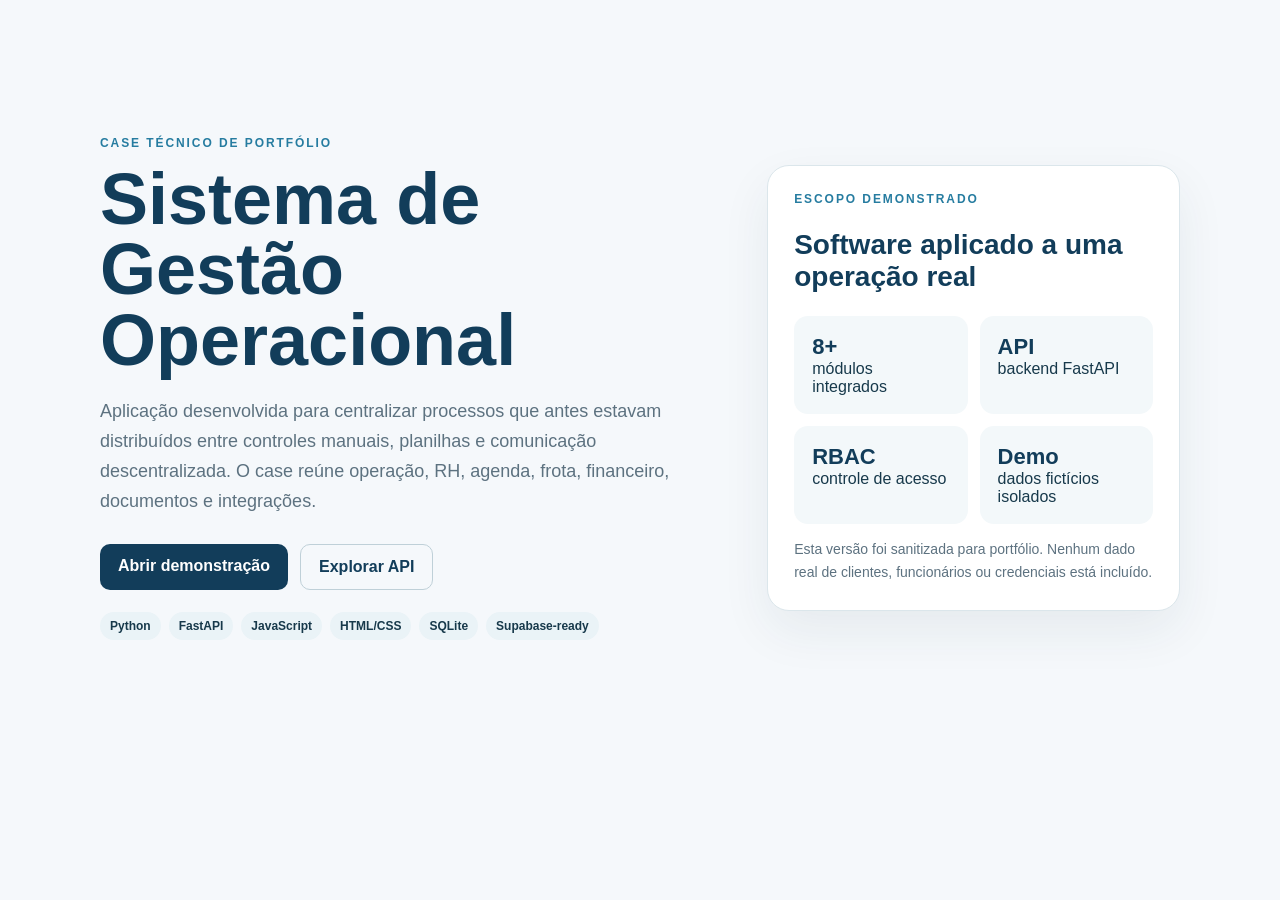
<file: app/templates/institutional.html>
<!doctype html><html lang="pt-BR"><head><meta charset="utf-8"><meta name="viewport" content="width=device-width,initial-scale=1"><title>Sistema de Gestão Operacional — Case Técnico</title><link rel="icon" type="image/png" sizes="64x64" href="/assets/drillyx-one-favicon.png"><style>body{margin:0;font-family:Inter,Arial,sans-serif;background:#f5f8fb;color:#17394b}.wrap{max-width:1080px;margin:auto;padding:64px 24px}.hero{display:grid;grid-template-columns:1.2fr .8fr;gap:48px;align-items:center;min-height:72vh}.eyebrow{text-transform:uppercase;letter-spacing:.16em;font-size:12px;font-weight:800;color:#267ca0}h1{font-size:clamp(42px,6vw,72px);line-height:.98;margin:14px 0 22px;color:#123d5a}p{font-size:18px;line-height:1.65;color:#5d7280}.actions{display:flex;gap:12px;flex-wrap:wrap;margin-top:28px}.btn{padding:13px 18px;border-radius:10px;text-decoration:none;font-weight:800}.primary{background:#123d5a;color:white}.secondary{border:1px solid #bfd0d8;color:#123d5a}.card{background:white;border:1px solid #dbe6eb;border-radius:22px;padding:26px;box-shadow:0 20px 50px #17394b12}.grid{display:grid;grid-template-columns:repeat(2,1fr);gap:12px}.metric{padding:18px;border-radius:14px;background:#f3f8fa}.metric b{display:block;font-size:22px;color:#123d5a}.stack{display:flex;gap:8px;flex-wrap:wrap;margin-top:22px}.stack span{background:#eaf3f7;border-radius:999px;padding:7px 10px;font-size:12px;font-weight:700}@media(max-width:760px){.hero{grid-template-columns:1fr;min-height:auto}.wrap{padding-top:36px}}</style></head><body><main class="wrap"><section class="hero"><div><div class="eyebrow">Case técnico de portfólio</div><h1>Sistema de Gestão Operacional</h1><p>Aplicação desenvolvida para centralizar processos que antes estavam distribuídos entre controles manuais, planilhas e comunicação descentralizada. O case reúne operação, RH, agenda, frota, financeiro, documentos e integrações.</p><div class="actions"><a class="btn primary" href="/login">Abrir demonstração</a><a class="btn secondary" href="/docs">Explorar API</a></div><div class="stack"><span>Python</span><span>FastAPI</span><span>JavaScript</span><span>HTML/CSS</span><span>SQLite</span><span>Supabase-ready</span></div></div><div class="card"><div class="eyebrow">Escopo demonstrado</div><h2 style="font-size:28px;color:#123d5a">Software aplicado a uma operação real</h2><div class="grid"><div class="metric"><b>8+</b><span>módulos integrados</span></div><div class="metric"><b>API</b><span>backend FastAPI</span></div><div class="metric"><b>RBAC</b><span>controle de acesso</span></div><div class="metric"><b>Demo</b><span>dados fictícios isolados</span></div></div><p style="font-size:14px;margin-bottom:0">Esta versão foi sanitizada para portfólio. Nenhum dado real de clientes, funcionários ou credenciais está incluído.</p></div></section></main></body></html>
</file>
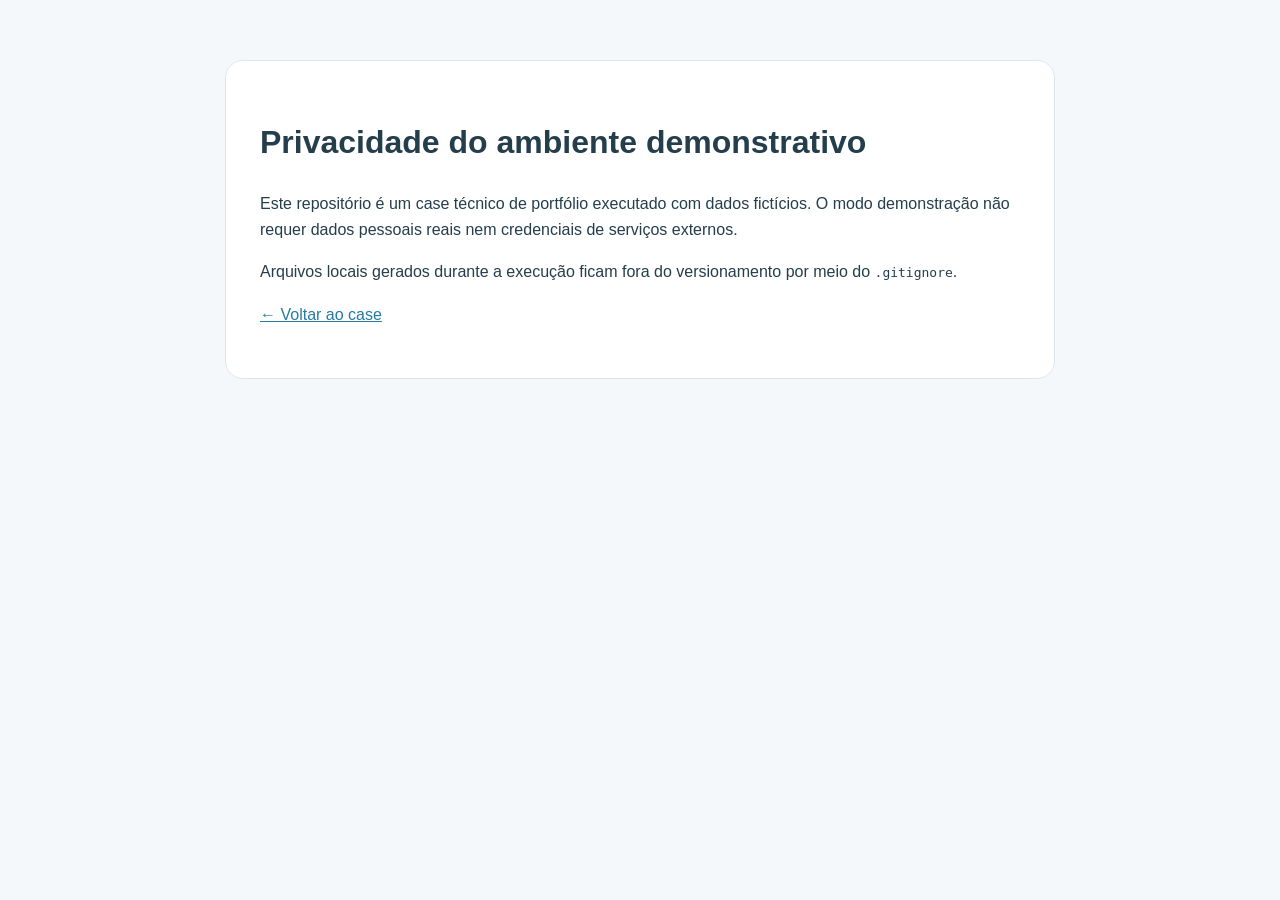
<file: app/templates/privacy.html>
<!doctype html><html lang="pt-BR"><head><meta charset="utf-8"><meta name="viewport" content="width=device-width,initial-scale=1"><title>Privacidade do ambiente demonstrativo</title><link rel="icon" type="image/png" sizes="64x64" href="/assets/drillyx-one-favicon.png"><style>body{font-family:Arial,sans-serif;background:#f5f8fb;color:#243e4c;margin:0}main{max-width:760px;margin:60px auto;background:#fff;border:1px solid #dce7eb;border-radius:18px;padding:34px;line-height:1.65}a{color:#267ca0}</style></head><body><main><h1>Privacidade do ambiente demonstrativo</h1><p>Este repositório é um case técnico de portfólio executado com dados fictícios. O modo demonstração não requer dados pessoais reais nem credenciais de serviços externos.</p><p>Arquivos locais gerados durante a execução ficam fora do versionamento por meio do <code>.gitignore</code>.</p><p><a href="/">← Voltar ao case</a></p></main></body></html>
</file>
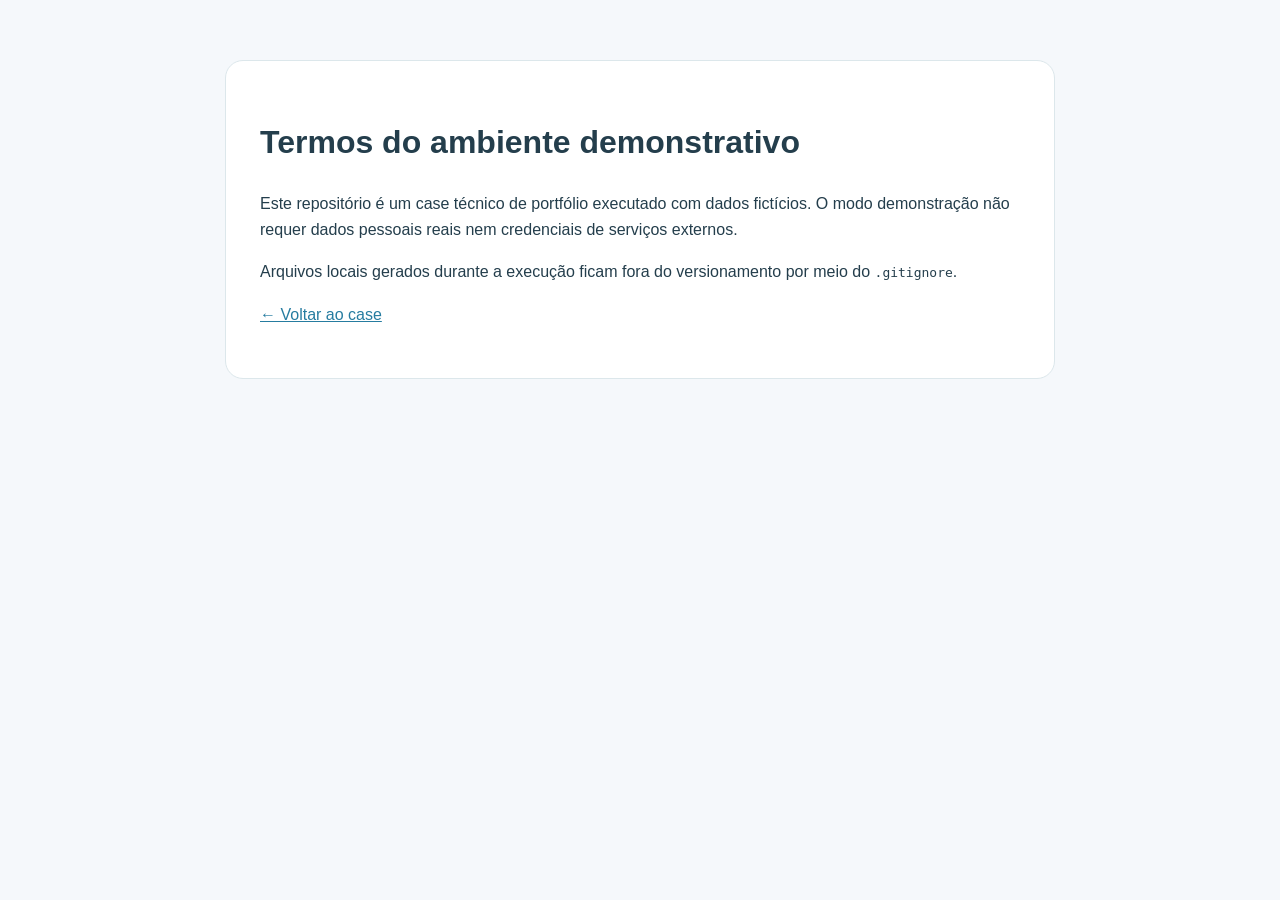
<file: app/templates/terms.html>
<!doctype html><html lang="pt-BR"><head><meta charset="utf-8"><meta name="viewport" content="width=device-width,initial-scale=1"><title>Termos do ambiente demonstrativo</title><link rel="icon" type="image/png" sizes="64x64" href="/assets/drillyx-one-favicon.png"><style>body{font-family:Arial,sans-serif;background:#f5f8fb;color:#243e4c;margin:0}main{max-width:760px;margin:60px auto;background:#fff;border:1px solid #dce7eb;border-radius:18px;padding:34px;line-height:1.65}a{color:#267ca0}</style></head><body><main><h1>Termos do ambiente demonstrativo</h1><p>Este repositório é um case técnico de portfólio executado com dados fictícios. O modo demonstração não requer dados pessoais reais nem credenciais de serviços externos.</p><p>Arquivos locais gerados durante a execução ficam fora do versionamento por meio do <code>.gitignore</code>.</p><p><a href="/">← Voltar ao case</a></p></main></body></html>
</file>
